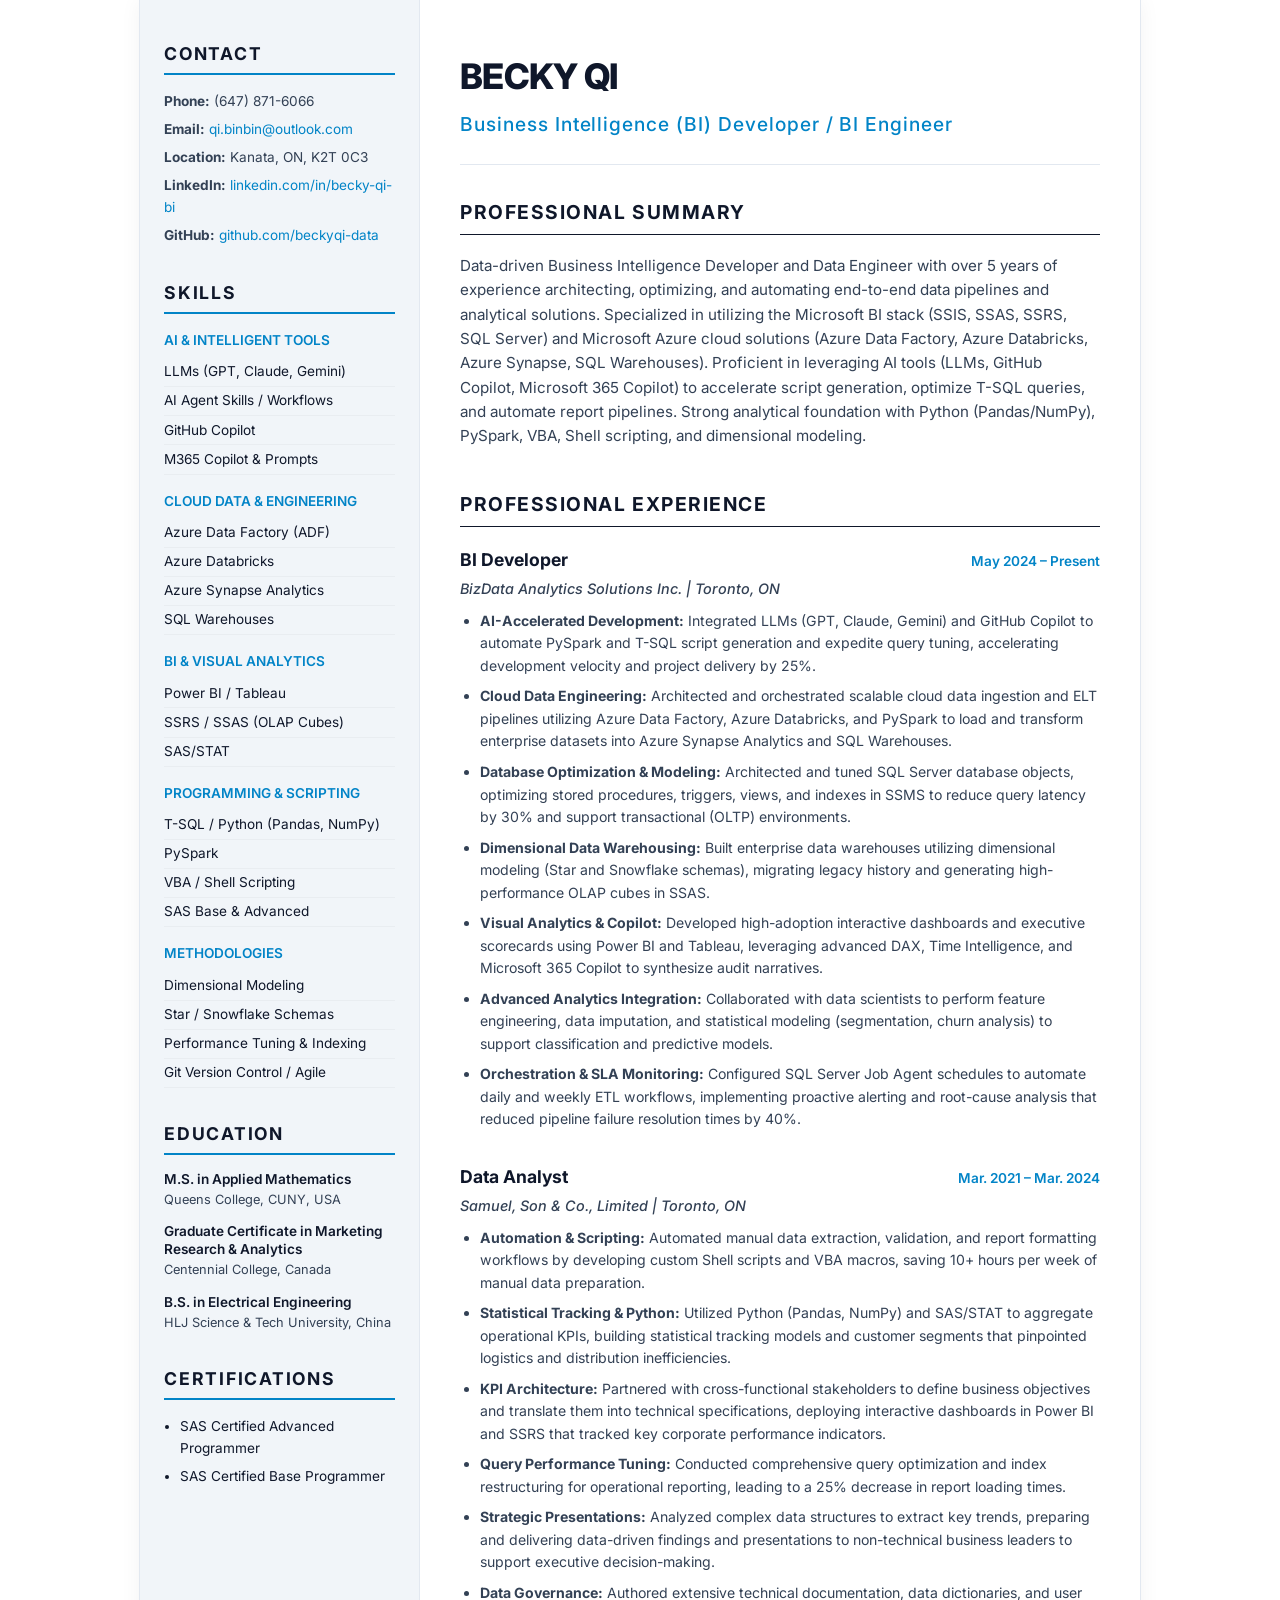
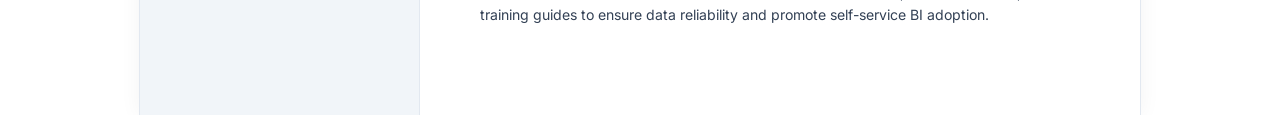
<file: resume.html>
<!DOCTYPE html>
<html lang="en">
<head>
  <meta charset="UTF-8">
  <meta name="viewport" content="width=device-width, initial-scale=1.0">
  <title>Becky Qi - BI Developer & Data Engineer Resume</title>
  <meta name="description" content="Becky Qi's professional resume. Experienced BI Developer & Data Engineer specializing in Azure, Databricks, PySpark, and Power BI.">
  <meta name="keywords" content="Becky Qi, Resume, CV, BI Developer, Data Engineer, Azure Data Factory, Databricks, PySpark, Synapse Analytics, Power BI, SQL, T-SQL, Python, ETL">
  <meta name="author" content="Becky Qi">
  <meta name="robots" content="index, follow">
  <link rel="canonical" href="https://becky-resume-builder.vercel.app/resume.html">
  
  <!-- Open Graph -->
  <meta property="og:type" content="website">
  <meta property="og:url" content="https://becky-resume-builder.vercel.app/resume.html">
  <meta property="og:title" content="Becky Qi - BI Developer & Data Engineer Resume">
  <meta property="og:description" content="View the professional resume of Becky Qi, a Data-driven BI Developer and Data Engineer.">

  <!-- Structured Data JSON-LD for ATS compatibility -->
  <script type="application/ld+json">
  {
    "@context": "https://schema.org",
    "@type": "Person",
    "name": "Becky Qi",
    "jobTitle": "Business Intelligence Developer & Data Engineer",
    "url": "https://becky-resume-builder.vercel.app/resume.html",
    "sameAs": [
      "https://linkedin.com/in/becky-qi-bi",
      "https://github.com/beckyqi-data"
    ],
    "email": "qi.binbin@outlook.com",
    "telephone": "(647) 871-6066",
    "knowsAbout": [
      "Azure Data Factory", "Azure Databricks", "Azure Synapse Analytics", "SQL Warehouses", "Power BI", "Tableau", "T-SQL", "Python", "PySpark", "Dimensional Modeling"
    ]
  }
  </script>
  <link href="https://fonts.googleapis.com/css2?family=Inter:wght@300;400;500;600;700&display=swap" rel="stylesheet">
  <style>
    :root {
      --primary-color: #0f172a; /* Slate 900 */
      --accent-color: #0284c7;  /* Sky 600 */
      --text-main: #334155;    /* Slate 700 */
      --text-dark: #0f172a;    /* Slate 900 */
      --border-color: #e2e8f0; /* Slate 200 */
      --sidebar-bg: #f1f5f9;   /* Slate 100 */
    }

    body {
      margin: 0;
      padding: 0;
      font-family: 'Inter', -apple-system, BlinkMacSystemFont, sans-serif;
      color: var(--text-main);
      background-color: #ffffff;
      line-height: 1.6;
      font-size: 14px;
      -webkit-print-color-adjust: exact;
    }

    .resume-container {
      display: flex;
      flex-direction: column;
      min-height: 100vh;
      max-width: 1000px;
      margin: 0 auto;
      border-left: 1px solid var(--border-color);
      border-right: 1px solid var(--border-color);
      box-shadow: 0 0 20px rgba(0,0,0,0.05);
    }

    /* Left Column (Sidebar) */
    .sidebar {
      background-color: var(--sidebar-bg);
      padding: 1.5rem 1rem;
    }

    .sidebar-section {
      margin-bottom: 2rem;
    }

    .sidebar-section h2 {
      font-size: 1.1rem;
      text-transform: uppercase;
      letter-spacing: 0.1em;
      color: var(--primary-color);
      border-bottom: 2px solid var(--accent-color);
      padding-bottom: 0.3rem;
      margin-top: 0;
      margin-bottom: 1rem;
      font-weight: 700;
    }

    .contact-info p {
      margin: 0.4rem 0;
      font-size: 0.85rem;
      word-break: break-all;
    }

    .contact-info a {
      color: var(--accent-color);
      text-decoration: none;
    }

    .contact-info a:hover {
      text-decoration: underline;
    }

    .skills-section h3 {
      font-size: 0.85rem;
      text-transform: uppercase;
      color: var(--accent-color);
      margin-top: 1rem;
      margin-bottom: 0.4rem;
      font-weight: 600;
    }

    .skills-section ul {
      list-style: none;
      padding: 0;
      margin: 0;
    }

    .skills-section li {
      font-size: 0.85rem;
      padding: 0.2rem 0;
      border-bottom: 1px solid rgba(0,0,0,0.03);
      color: var(--text-dark);
    }

    .edu-item {
      margin-bottom: 0.8rem;
    }

    .edu-degree {
      font-weight: 600;
      color: var(--text-dark);
      font-size: 0.85rem;
      margin: 0 0 0.1rem 0;
      line-height: 1.3;
    }

    .edu-school {
      font-size: 0.8rem;
      margin: 0;
      color: var(--text-main);
    }

    .certifications-section ul {
      padding-left: 1rem;
      margin: 0;
      font-size: 0.85rem;
    }

    .certifications-section li {
      margin-bottom: 0.4rem;
      color: var(--text-dark);
    }

    /* Right Column (Main Content) */
    .main-content {
      padding: 2rem 1.5rem;
    }

    .resume-header {
      border-bottom: 1px solid var(--border-color);
      padding-bottom: 1.5rem;
      margin-bottom: 2rem;
    }

    .candidate-name {
      font-size: 2.2rem;
      font-weight: 800;
      color: var(--primary-color);
      margin: 0;
      letter-spacing: -0.02em;
      text-transform: uppercase;
    }

    .candidate-title {
      font-size: 1.2rem;
      color: var(--accent-color);
      margin: 0.3rem 0 0 0;
      font-weight: 500;
      letter-spacing: 0.05em;
    }

    .main-section {
      margin-bottom: 2.5rem;
    }

    .section-title {
      font-size: 1.2rem;
      text-transform: uppercase;
      letter-spacing: 0.08em;
      color: var(--primary-color);
      border-bottom: 1px solid var(--primary-color);
      padding-bottom: 0.4rem;
      margin-top: 0;
      margin-bottom: 1.2rem;
      font-weight: 700;
    }

    .summary-section p {
      font-size: 0.95rem;
      color: var(--text-main);
      margin: 0;
    }

    .job-item {
      margin-bottom: 2rem;
    }

    .job-header {
      display: flex;
      justify-content: space-between;
      align-items: baseline;
      margin-bottom: 0.2rem;
    }

    .job-title {
      font-size: 1.1rem;
      font-weight: 700;
      color: var(--text-dark);
      margin: 0;
    }

    .job-date {
      font-size: 0.85rem;
      color: var(--accent-color);
      font-weight: 600;
    }

    .job-company {
      font-size: 0.9rem;
      font-style: italic;
      color: var(--text-main);
      margin-bottom: 0.6rem;
      font-weight: 500;
    }

    .job-bullets {
      margin: 0;
      padding-left: 1.25rem;
      font-size: 0.88rem;
    }

    .job-bullets li {
      margin-bottom: 0.5rem;
    }

    @media (min-width: 768px) {
      .resume-container {
        display: grid;
        grid-template-columns: 280px 1fr;
      }
      .sidebar {
        border-right: 1px solid var(--border-color);
        padding: 2.5rem 1.5rem;
      }
      .main-content {
        padding: 3rem 2.5rem;
      }
    }

    /* PRINT STYLE BLOCK */
    @media print {
      :root {
        --primary-color: #000000;
        --accent-color: #0f172a;
        --text-main: #000000;
        --text-dark: #000000;
        --sidebar-bg: #f8fafc;
        --border-color: #cbd5e1;
      }
      body {
        background-color: #ffffff;
        color: #000000;
        font-size: 11pt;
      }
      .resume-container {
        display: grid;
        grid-template-columns: 240px 1fr;
        box-shadow: none;
        border: none;
        max-width: 100%;
        margin: 0;
        min-height: auto;
      }
      .sidebar {
        background-color: #f8fafc !important;
        padding: 1.5rem 1rem;
        border-right: 1px solid #cbd5e1;
      }
      .main-content {
        padding: 1.5rem 1.5rem;
      }
      .candidate-name {
        font-size: 24pt;
      }
      .candidate-title {
        font-size: 13pt;
      }
      .job-title {
        font-size: 11pt;
      }
      .job-bullets {
        font-size: 9.5pt;
      }
      a {
        text-decoration: none;
        color: #000000;
      }
    }
  </style>
</head>
<body>
  <div class="resume-container">
    <!-- Left Column (Sidebar) -->
    <aside class="sidebar">
      <div class="sidebar-section contact-info">
        <h2>Contact</h2>
        <p><strong>Phone:</strong> (647) 871-6066</p>
        <p><strong>Email:</strong> <a href="mailto:qi.binbin@outlook.com">qi.binbin@outlook.com</a></p>
        <p><strong>Location:</strong> Kanata, ON, K2T 0C3</p>
        <p><strong>LinkedIn:</strong> <a href="https://linkedin.com/in/becky-qi-bi" target="_blank" rel="noopener noreferrer">linkedin.com/in/becky-qi-bi</a></p>
        <p><strong>GitHub:</strong> <a href="https://github.com/beckyqi-data" target="_blank" rel="noopener noreferrer">github.com/beckyqi-data</a></p>
      </div>

      <div class="sidebar-section skills-section">
        <h2>Skills</h2>
        
        <h3>AI & Intelligent Tools</h3>
        <ul>
          <li>LLMs (GPT, Claude, Gemini)</li>
          <li>AI Agent Skills / Workflows</li>
          <li>GitHub Copilot</li>
          <li>M365 Copilot & Prompts</li>
        </ul>

        <h3>Cloud Data & Engineering</h3>
        <ul>
          <li>Azure Data Factory (ADF)</li>
          <li>Azure Databricks</li>
          <li>Azure Synapse Analytics</li>
          <li>SQL Warehouses</li>
        </ul>

        <h3>BI & Visual Analytics</h3>
        <ul>
          <li>Power BI / Tableau</li>
          <li>SSRS / SSAS (OLAP Cubes)</li>
          <li>SAS/STAT</li>
        </ul>

        <h3>Programming & Scripting</h3>
        <ul>
          <li>T-SQL / Python (Pandas, NumPy)</li>
          <li>PySpark</li>
          <li>VBA / Shell Scripting</li>
          <li>SAS Base & Advanced</li>
        </ul>

        <h3>Methodologies</h3>
        <ul>
          <li>Dimensional Modeling</li>
          <li>Star / Snowflake Schemas</li>
          <li>Performance Tuning & Indexing</li>
          <li>Git Version Control / Agile</li>
        </ul>
      </div>

      <div class="sidebar-section education-section">
        <h2>Education</h2>
        <div class="edu-item">
          <p class="edu-degree">M.S. in Applied Mathematics</p>
          <p class="edu-school">Queens College, CUNY, USA</p>
        </div>
        <div class="edu-item">
          <p class="edu-degree">Graduate Certificate in Marketing Research & Analytics</p>
          <p class="edu-school">Centennial College, Canada</p>
        </div>
        <div class="edu-item">
          <p class="edu-degree">B.S. in Electrical Engineering</p>
          <p class="edu-school">HLJ Science & Tech University, China</p>
        </div>
      </div>

      <div class="sidebar-section certifications-section">
        <h2>Certifications</h2>
        <ul>
          <li>SAS Certified Advanced Programmer</li>
          <li>SAS Certified Base Programmer</li>
        </ul>
      </div>
    </aside>

    <!-- Right Column (Main Content) -->
    <main class="main-content">
      <header class="resume-header">
        <h1 class="candidate-name">Becky Qi</h1>
        <p class="candidate-title">Business Intelligence (BI) Developer / BI Engineer</p>
      </header>

      <section class="main-section summary-section">
        <h2 class="section-title">Professional Summary</h2>
        <p>
          Data-driven Business Intelligence Developer and Data Engineer with over 5 years of experience architecting, optimizing, and automating end-to-end data pipelines and analytical solutions. Specialized in utilizing the Microsoft BI stack (SSIS, SSAS, SSRS, SQL Server) and Microsoft Azure cloud solutions (Azure Data Factory, Azure Databricks, Azure Synapse, SQL Warehouses). Proficient in leveraging AI tools (LLMs, GitHub Copilot, Microsoft 365 Copilot) to accelerate script generation, optimize T-SQL queries, and automate report pipelines. Strong analytical foundation with Python (Pandas/NumPy), PySpark, VBA, Shell scripting, and dimensional modeling.
        </p>
      </section>

      <section class="main-section experience-section">
        <h2 class="section-title">Professional Experience</h2>

        <div class="job-item">
          <div class="job-header">
            <h3 class="job-title">BI Developer</h3>
            <span class="job-date"><time datetime="2024-05">May 2024</time> – Present</span>
          </div>
          <div class="job-company">BizData Analytics Solutions Inc. | Toronto, ON</div>
          <ul class="job-bullets">
            <li><strong>AI-Accelerated Development:</strong> Integrated LLMs (GPT, Claude, Gemini) and GitHub Copilot to automate PySpark and T-SQL script generation and expedite query tuning, accelerating development velocity and project delivery by 25%.</li>
            <li><strong>Cloud Data Engineering:</strong> Architected and orchestrated scalable cloud data ingestion and ELT pipelines utilizing Azure Data Factory, Azure Databricks, and PySpark to load and transform enterprise datasets into Azure Synapse Analytics and SQL Warehouses.</li>
            <li><strong>Database Optimization & Modeling:</strong> Architected and tuned SQL Server database objects, optimizing stored procedures, triggers, views, and indexes in SSMS to reduce query latency by 30% and support transactional (OLTP) environments.</li>
            <li><strong>Dimensional Data Warehousing:</strong> Built enterprise data warehouses utilizing dimensional modeling (Star and Snowflake schemas), migrating legacy history and generating high-performance OLAP cubes in SSAS.</li>
            <li><strong>Visual Analytics & Copilot:</strong> Developed high-adoption interactive dashboards and executive scorecards using Power BI and Tableau, leveraging advanced DAX, Time Intelligence, and Microsoft 365 Copilot to synthesize audit narratives.</li>
            <li><strong>Advanced Analytics Integration:</strong> Collaborated with data scientists to perform feature engineering, data imputation, and statistical modeling (segmentation, churn analysis) to support classification and predictive models.</li>
            <li><strong>Orchestration & SLA Monitoring:</strong> Configured SQL Server Job Agent schedules to automate daily and weekly ETL workflows, implementing proactive alerting and root-cause analysis that reduced pipeline failure resolution times by 40%.</li>
          </ul>
        </div>

        <div class="job-item">
          <div class="job-header">
            <h3 class="job-title">Data Analyst</h3>
            <span class="job-date"><time datetime="2021-03">Mar. 2021</time> – <time datetime="2024-03">Mar. 2024</time></span>
          </div>
          <div class="job-company">Samuel, Son & Co., Limited | Toronto, ON</div>
          <ul class="job-bullets">
            <li><strong>Automation & Scripting:</strong> Automated manual data extraction, validation, and report formatting workflows by developing custom Shell scripts and VBA macros, saving 10+ hours per week of manual data preparation.</li>
            <li><strong>Statistical Tracking & Python:</strong> Utilized Python (Pandas, NumPy) and SAS/STAT to aggregate operational KPIs, building statistical tracking models and customer segments that pinpointed logistics and distribution inefficiencies.</li>
            <li><strong>KPI Architecture:</strong> Partnered with cross-functional stakeholders to define business objectives and translate them into technical specifications, deploying interactive dashboards in Power BI and SSRS that tracked key corporate performance indicators.</li>
            <li><strong>Query Performance Tuning:</strong> Conducted comprehensive query optimization and index restructuring for operational reporting, leading to a 25% decrease in report loading times.</li>
            <li><strong>Strategic Presentations:</strong> Analyzed complex data structures to extract key trends, preparing and delivering data-driven findings and presentations to non-technical business leaders to support executive decision-making.</li>
            <li><strong>Data Governance:</strong> Authored extensive technical documentation, data dictionaries, and user training guides to ensure data reliability and promote self-service BI adoption.</li>
          </ul>
        </div>
      </section>
    </main>
  </div>
</body>
</html>
</file>
